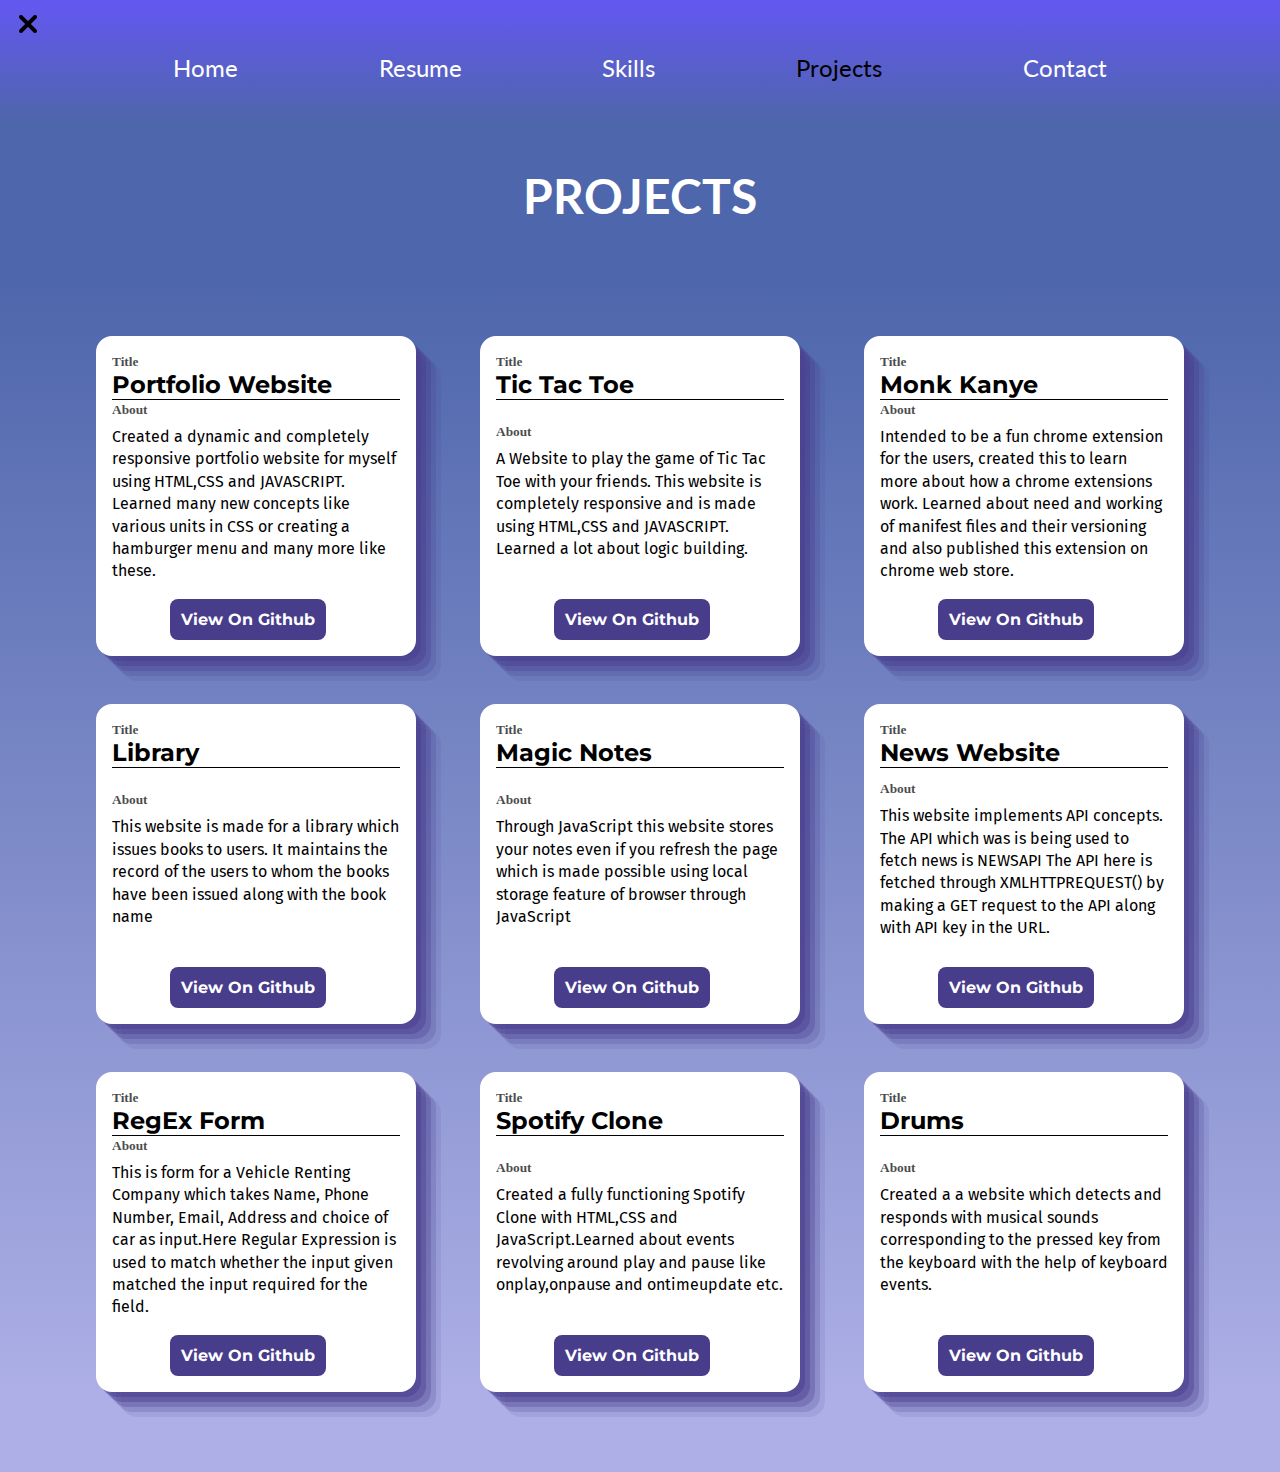
<file: projects.html>
<!DOCTYPE html>
<html lang="en">

<head>
    <meta charset="UTF-8">
    <meta http-equiv="X-UA-Compatible" content="IE=edge">
    <meta name="viewport" content="width=device-width, initial-scale=1.0">
    <title>Projects</title>
    <link rel="stylesheet" href="css/projects.css">
    <script src="js/index.js" defer></script>
</head>

<body>
    <div class="container">
        <div class="sidebar">
            <nav>
                <ul>
                    <li><a href="/" class="sideBtn">Home</a></li>
                    <li ><a href="/resume.html" class="sideBtn">Resume</a></li>
                    <li ><a href="/skills.html" class="sideBtn">Skills</a></li>
                    <li ><a href="/projects.html" class="sideBtn active">Projects</a></li>
                    <li ><a href="/contact.html" class="sideBtn">Contact</a></li>
                </ul>
            </nav>
        </div>
        <div class="hamburger">
            <img class="ham" src="assests/ham.png" alt="ham" width="30px">
            <img class="cross" src="assests/cross.png" alt="ham" width="30px">
         </div>
        <div class="main">
            <h1>PROJECTS</h1>
      
            <div class="projectContainer">
                
                <div class="projectItem">
                    <div class="title">
                        <small>Title</small>
                        <h1>Portfolio Website
                        </h1>
                    </div>
                    <div class="info">
                        <small>About</small>
                        <p>Created a dynamic and completely responsive portfolio website for myself using HTML,CSS and JAVASCRIPT. Learned many new concepts like various units in CSS or creating a hamburger menu and many more like these.
                            </p>
                    </div>
                    <div class="github">
                        <a href="https://github.com/AbhigyanSrivastav/myPortfolio">
                        <button class="btn">View On Github</button>
                        </a>
                    </div>
                </div>
                <div class="projectItem">
                    <div class="title">
                        <small>Title</small>
                        <h1>Tic Tac Toe
                        </h1>
                    </div>
                    <div class="info">
                        <small>About</small>
                        <p>A Website to play the game of Tic Tac Toe with your friends. This website is completely responsive and is made using HTML,CSS and JAVASCRIPT. Learned a lot about logic building.
                            </p>
                    </div>
                    <div class="github">
                        <a href="https://github.com/AbhigyanSrivastav/tictactoe">
                        <button class="btn">View On Github</button>
                        </a>
                    </div>
                </div>
                <div class="projectItem">
                    <div class="title">
                        <small>Title</small>
                        <h1>Monk Kanye
                        </h1>
                    </div>
                    <div class="info">
                        <small>About</small>
                        <p>Intended to be a fun chrome extension for the users, created this to learn more about how a chrome extensions work. Learned about need and working of manifest files and their versioning and also published this extension on chrome web store.
                            </p>
                    </div>
                    <div class="github">
                        <a href="https://github.com/AbhigyanSrivastav/web-dev/tree/main/chromeExtension">
                        <button class="btn">View On Github</button>
                        </a>
                    </div>
                </div>
                <div class="projectItem">
                    <div class="title">
                        <small>Title</small>
                        <h1>Library</h1>
                    </div>
                    <div class="info">
                        <small>About</small>
                        <p>This website is made for a library which issues books to users. It maintains the record of
                            the users to whom the books have been issued along with the book name </p>
                    </div>
                    <div class="github">
                        <a href="https://github.com/AbhigyanSrivastav/web-dev/tree/main/Library">
                        <button class="btn">View On Github</button>
                        </a>
                    </div>
                </div>
                <div class="projectItem">
                    <div class="title">
                        <small>Title</small>
                        <h1>Magic Notes</h1>
                    </div>
                    <div class="info">
                        <small>About</small>
                        <p>Through JavaScript this website stores your notes even if you refresh the page which is made
                            possible using local storage feature of browser through JavaScript</p>
                    </div>
                    <div class="github">
                        <a href="https://github.com/AbhigyanSrivastav/web-dev/tree/main/Magic%20Notes">
                        <button class="btn">View On Github</button>
                        </a>
                    </div>
                </div>
                <div class="projectItem">
                    <div class="title">
                        <small>Title</small>
                        <h1>News Website</h1>
                    </div>
                    <div class="info">
                        <small>About</small>
                        <p>This website implements API concepts. The API which was is being used to fetch news is
                            NEWSAPI The API here is fetched through XMLHTTPREQUEST() by making a GET request to the API
                            along with API key in the URL.</p>
                    </div>
                    <div class="github">
                        <a href="https://github.com/AbhigyanSrivastav/web-dev/tree/main/News">
                        <button class="btn">View On Github</button>
                        </a>
                    </div>
                </div>
                <div class="projectItem">
                    <div class="title">
                        <small>Title</small>
                        <h1>RegEx Form</h1>
                    </div>
                    <div class="info">
                        <small>About</small>
                        <p>This is form for a Vehicle Renting Company which takes Name, Phone Number, Email, Address and
                            choice of car as input.Here Regular Expression is used to match whether the input given
                            matched the input required for the field.</p>
                    </div>
                    <div class="github">
                        <a href="https://github.com/AbhigyanSrivastav/web-dev/tree/main/RegEx%20Form">
                        <button class="btn">View On Github</button>
                        </a>
                    </div>
                </div>
                <div class="projectItem">
                    <div class="title">
                        <small>Title</small>
                        <h1>Spotify Clone</h1>
                    </div>
                    <div class="info">
                        <small>About</small>
                        <p>Created a fully functioning Spotify Clone with HTML,CSS and JavaScript.Learned about events revolving around play and pause like onplay,onpause and ontimeupdate etc.
                        </p>
                    </div>
                    <div class="github">
                        <a href="https://github.com/AbhigyanSrivastav/web-dev/tree/main/spotify">
                        <button class="btn">View On Github</button>
                        </a>
                    </div>
                </div>
                <div class="projectItem">
                    <div class="title">
                        <small>Title</small>
                        <h1>Drums</h1>
                    </div>
                    <div class="info">
                        <small>About</small>
                        <p>Created a a website which detects and responds with musical sounds corresponding to the
                            pressed key from the keyboard with the help of keyboard events.</p>
                    </div>
                    <div class="github">
                        <a href="https://github.com/AbhigyanSrivastav/web-dev/tree/main/Drum">
                        <button class="btn">View On Github</button>
                        </a>
                    </div>
                </div>
            </div> 
        </div>
    </div>
</body>

</html>
</file>
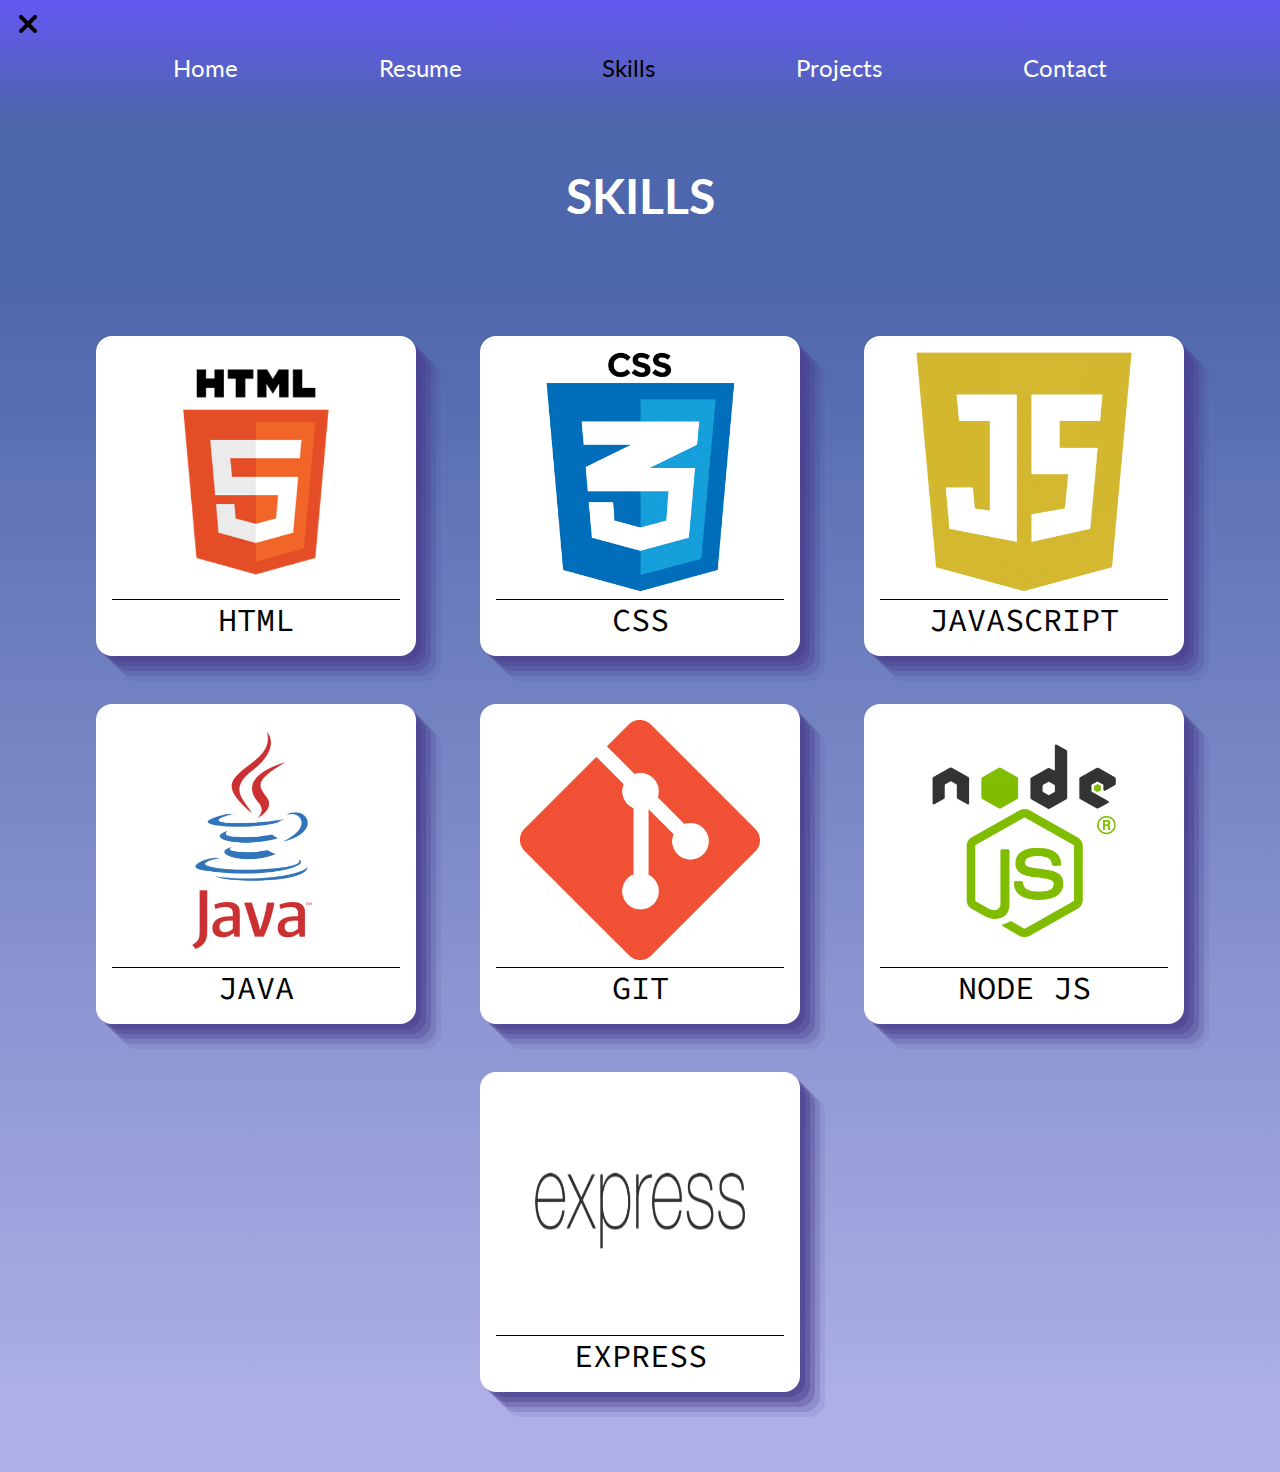
<file: skills.html>
<!DOCTYPE html>
<html lang="en">

<head>
    <meta charset="UTF-8">
    <meta http-equiv="X-UA-Compatible" content="IE=edge">
    <meta name="viewport" content="width=device-width, initial-scale=1.0">
    <title>Skills</title>
    <link rel="stylesheet" href="css/skills.css">
    <script src="js/index.js" defer></script>
</head>

<body>
    <div class="container">
        <div class="sidebar">
            <nav>
                <ul>
                    <li><a href="/" class="sideBtn">Home</a></li>
                    <li ><a href="/resume.html" class="sideBtn">Resume</a></li>
                    <li ><a href="/skills.html" class="sideBtn active">Skills</a></li>
                    <li ><a href="/projects.html" class="sideBtn">Projects</a></li>
                    <li ><a href="/contact.html" class="sideBtn">Contact</a></li>
                </ul>
            </nav>
        </div>

        <div class="hamburger">
            <img class="ham" src="assests/ham.png" alt="ham" width="30px">
            <img class="cross" src="assests/cross.png" alt="ham" width="30px">
         </div>

        <div class="main">
            <h1>SKILLS</h1>

            <div class="skillContainer">
                <div class="skill">
                    <div class="simg">
                        <img src="assests/html.png" alt="HTMl">
                    </div>
                    <div class="sinfo">HTML</div>
                </div>
                <div class="skill">
                    <div class="simg">
                        <img src="assests/css.png" alt="CSS">

                    </div>
                    <div class="sinfo">CSS</div>
                </div>
                <div class="skill">
                    <div class="simg">
                        <img src="assests/js.png" alt="JAVASCRIPT">

                    </div>
                    <div class="sinfo">JAVASCRIPT</div>
                </div>
                <div class="skill">
                    <div class="simg">
                        <img src="assests/java.png" alt="JAVA">

                    </div>
                    <div class="sinfo">JAVA</div>
                </div>
                <div class="skill">
                    <div class="simg">
                        <img src="assests/git.png" alt="GIT">

                    </div>
                    <div class="sinfo">GIT</div>
                </div>
                <div class="skill">
                    <div class="simg">
                        <img src="assests/node.png" alt="NODE JS">

                    </div>
                    <div class="sinfo">NODE JS</div>
                </div>
                <div class="skill">
                    <div class="simg">
                        <img src="assests/express.png" alt="EXPRESS">

                    </div>
                    <div class="sinfo">EXPRESS</div>
                </div>
            </div>
        </div>
    </div>
    </div>
</body>

</html>
</file>
<file: css/projects.css>
@import url("https://fonts.googleapis.com/css2?family=Caladea&family=Fira+Sans&family=Lato:wght@700&family=Montserrat:wght@500&family=Source+Code+Pro:wght@500&display=swap");

/* font-family: 'Montserrat', sans-serif;
font-family: 'Caladea', serif;
font-family: 'Lato', sans-serif;
font-family: 'Fira Sans', sans-serif;
font-family: "Source Code Pro", monospace; */

* {
  margin: 0;
  padding: 0;
  box-sizing: border-box;
}

:root {
  --primaryColor: rgb(72, 61, 139);
  --secondaryColor: rgb(156, 137, 255);
  --firaSans: "Fira Sans", sans-serif;
  --montserrat: "Montserrat", sans-seriff;
  --caladea: "Caladea", serif;
  --lato: "Lato", sans-serif;
  --bg: rgba(173, 216, 230, 0.7);
  --source: "Source Code Pro", monospace;
  --shadow: rgba(72, 61, 139, 0.5) 5px 5px, rgba(72, 61, 139, 0.4) 10px 10px,
    rgba(72, 61, 139, 0.3) 15px 15px, rgba(72, 61, 139, 0.2) 20px 20px,
    rgba(72, 61, 139, 0.1) 25px 25px;
}

::-webkit-scrollbar {
  display: none;
}
.sidebar {
  background-color: var(--primaryColor);
  background-image: linear-gradient(
    to top,
    rgb(78 102 171) 10.8%,
    rgba(99, 88, 238, 1) 94.3%
  );
  width: 100vw;
  height: 15vh;
  transition: transform 0.3s;
}

.sidebar nav {
  padding: 2rem;
  height: 100%;
}

.sidebar nav ul {
  display: flex;
  flex-direction: row;
  justify-content: space-evenly;
  align-items: center;
  height: 100%;
}

.sidebar nav li {
  list-style: none;
}

.sidebar nav a {
  color: white;
  font-family: var(--lato);
  font-size: 1.5rem;
  text-decoration: none;
  box-shadow: inset 0 0 0 0 #fff;
  margin: 0 -0.25rem;
  padding: 0 0.25rem;
  transition: color 0.3s ease-in-out, box-shadow 0.3s ease-in-out,
    border-radius 0.3s ease-in-out;
}

.sidebar nav a:hover {
  border-radius: 0.3rem;
  box-shadow: inset 10rem 0 0 0 #fff;
  color: black;
}

.active {
  color: black !important;
}

.sidehide {
  transform: translateY(-15rem);
  position: absolute;
}

.hamburger {
  display: inline-block;
  position: absolute;
  cursor: pointer;
  left: 1%;
  top: 1%;
}

.main {
  height: fit-content;
  width: 100vw;
  background-color: var(--bg);
  background-image: linear-gradient(
    to bottom,
    rgb(78 102 171) 10.8%,
    rgb(173 175 230) 94.3%
  );
}

.main > h1 {
  text-align: center;
  padding: 2rem;
  font-size: 3rem;
  font-family: var(--lato);
  color: #fff;
  background-size: 0;
  background-image: linear-gradient(to right, #fff, #fff);
}

.main > h1:hover {
  background-image: linear-gradient(to right, #ee0a67, #ffe3f1);
  background-size: 100%;
  background-clip: text;
  -webkit-background-clip: text;
  -webkit-text-fill-color: transparent;
}
.main > h1:before {
  content: "";
  position: absolute;
  transition: 0.3s;
  border-bottom: 0px solid #ff3c78;
  width: 0;
  height: 3.5rem;
}
.main > h1:hover:before {
  border-bottom: 2px solid #ff3c78;
  width: 14.5rem;
  height: 3.5rem;
}
.projectContainer {
  height: 100%;
  width: 100%;
  margin: 0 auto;
  display: flex;
  flex-wrap: wrap;
  justify-content: space-evenly;
  align-items: center;
  gap: 3rem;
  padding: 5rem;
}

.projectItem {
  height: 20rem;
  width: 20rem;
  border-radius: 1rem;
  background-color: white;
  box-shadow: var(--shadow);
  padding: 1rem;
  display: flex;
  flex-direction: column;
  justify-content: space-between;
  transition: transform 0.3s;
}

.projectItem:hover {
  transform: scale(1.1);
}
.title {
  background-color: white;
  border-bottom: 1px solid black;
  width: 100%;
}

small {
  font-weight: 600;
  opacity: 0.7;
}
.title h1 {
  text-align: left;
  font-family: var(--montserrat);
  font-size: 1.5rem;
}

.info p {
  text-align: left;
  line-break: auto;
  line-height: 1.4rem;
  text-align-last: left;
  margin-top: 0.5rem;
  font-family: var(--firaSans);
  font-size: 1rem;
}

.github {
  display: flex;
  justify-content: center;
  align-items: center;
  cursor: pointer;
}

button {
  margin-top: 1rem;
  margin-right: 1rem;
  padding: 0.7rem;
  border-radius: 0.5rem;
  font-weight: bold;
  color: white;
  background-color: var(--primaryColor);
  font-size: 1rem;
  font-family: var(--montserrat);
  cursor: pointer;
  transition: 0.45s;
  border: none;
  cursor: pointer;
}

button:hover {
  background-color: white;
  color: var(--primaryColor);
  border-color: var(--primaryColor);
  border-width: 0.9px;
  border-style: solid;
}

@media screen and (max-width: 1230px) {
  .main > h1:hover:before {
    border-bottom: 0px solid #ff3c78;
    width: 0;
    height: 0;
  }
  .sidehide {
    transform: translateY(-40rem);
    position: absolute;
  }
}

@media screen and (max-width: 860px) {
  .sidebar {
    width: 100vw;
    height: 50vh;
  }
  .sidebar nav ul {
    align-items: center;
    flex-direction: column;
    gap: 1rem;
  }
  .projectContainer {
    align-content: center;
    padding: 2rem;
  }
}
</file>
<file: css/skills.css>
@import url("https://fonts.googleapis.com/css2?family=Caladea&family=Fira+Sans&family=Lato:wght@700&family=Montserrat:wght@500&family=Source+Code+Pro:wght@500&display=swap");

/* font-family: 'Montserrat', sans-serif;
font-family: 'Caladea', serif;
font-family: 'Lato', sans-serif;
font-family: 'Fira Sans', sans-serif;
font-family: "Source Code Pro", monospace; */

* {
  margin: 0;
  padding: 0;
  box-sizing: border-box;
}

:root {
  --primaryColor: rgb(72, 61, 139);
  --secondaryColor: rgb(156, 137, 255);
  --firaSans: "Fira Sans", sans-serif;
  --montserrat: "Montserrat", sans-seriff;
  --caladea: "Caladea", serif;
  --lato: "Lato", sans-serif;
  --bg: rgba(173, 216, 230, 0.7);
  --source: "Source Code Pro", monospace;
  --shadow: rgba(72, 61, 139, 0.5) 5px 5px, rgba(72, 61, 139, 0.4) 10px 10px,
    rgba(72, 61, 139, 0.3) 15px 15px, rgba(72, 61, 139, 0.2) 20px 20px,
    rgba(72, 61, 139, 0.1) 25px 25px;
}

::-webkit-scrollbar {
  display: none;
}
.sidebar {
  background-color: var(--primaryColor);
  width: 100vw;
  height: 15vh;
  transition: transform 0.3s;
  background-image: linear-gradient(
    to top,
    rgb(78 102 171) 10.8%,
    rgba(99, 88, 238, 1) 94.3%
  );
}

.sidebar nav {
  padding: 2rem;
  height: 100%;
}

.sidebar nav ul {
  display: flex;
  flex-direction: row;
  justify-content: space-evenly;
  align-items: center;
  height: 100%;
}

.sidebar nav li {
  list-style: none;
}

.sidebar nav a {
  color: white;
  font-family: var(--lato);
  font-size: 1.5rem;
  text-decoration: none;
  box-shadow: inset 0 0 0 0 #fff;
  margin: 0 -0.25rem;
  padding: 0 0.25rem;
  transition: color 0.3s ease-in-out, box-shadow 0.3s ease-in-out,
    border-radius 0.3s ease-in-out;
}

.sidebar nav a:hover {
  border-radius: 0.3rem;
  box-shadow: inset 10rem 0 0 0 #fff;
  color: black;
}

.active {
  color: black !important;
}

.sidehide {
  transform: translateY(-15rem);
  position: absolute;
}

.hamburger {
  display: inline-block;
  position: absolute;
  cursor: pointer;
  left: 1%;
  top: 1%;
}

.main {
  height: fit-content;
  width: 100vw;
  background-color: var(--bg);
  background-image: linear-gradient(
    to bottom,
    rgb(78 102 171) 10.8%,
    rgb(173 175 230) 94.3%
  );
}

.main > h1 {
  text-align: center;
  padding: 2rem;
  font-size: 3rem;
  font-family: var(--lato);
  color: #fff;
  background-size: 0;
  background-image: linear-gradient(to right, #fff, #fff);
}

.main > h1:hover {
  background-image: linear-gradient(to right, #ee0a67, #ffe3f1);
  background-size: 100%;
  background-clip: text;
  -webkit-background-clip: text;
  -webkit-text-fill-color: transparent;
}

.main > h1:before {
  content: "";
  position: absolute;
  transition: 0.3s;
  border-bottom: 0px solid #ff3c78;
  width: 0;
  height: 3.5rem;
}
.main > h1:hover:before {
  border-bottom: 2px solid #ff3c78;
  width: 9.5rem;
  height: 3.5rem;
}
.skillContainer {
  height: 100%;
  width: 100%;
  margin: 0 auto;
  display: flex;
  flex-wrap: wrap;
  justify-content: space-evenly;
  align-items: center;
  gap: 3rem;
  padding: 5rem;
}

.skill { 
  height: 20rem;
  width: 20rem;
  border-radius: 1rem;
  background-color: white;
  box-shadow: var(--shadow);
  padding: 1rem;
  display: flex;
  flex-direction: column;
  justify-content: space-between;
  transition: transform 0.3s;
}

.skill:hover {
  transform: scale(1.1);
}
.simg {
  height: fit-content;
  text-align: center;
}
.simg img {
  width: 15rem;
  height: 15rem;
}

.sinfo {
  border-top: 1px solid;
  font-size: 2rem;
  text-align: center;
  font-family: var(--montserrat);
  font-family: var(--source);
}

@media screen and (max-width: 1230px) {
  .main > h1:hover:before {
    border-bottom: 0px solid #ff3c78;
    width: 0;
    height: 0;
  }
  .sidehide {
    transform: translateY(-35rem);
    position: absolute;
  }
}

@media screen and (max-width: 860px) {
  .sidebar {
    width: 100vw;
    height: 50vh;
  }
  .sidebar nav ul {
    align-items: center;
    flex-direction: column;
    gap: 1rem;
  }
  .projectContainer {
    align-content: center;
    padding: 2rem;
  }
}
</file>
